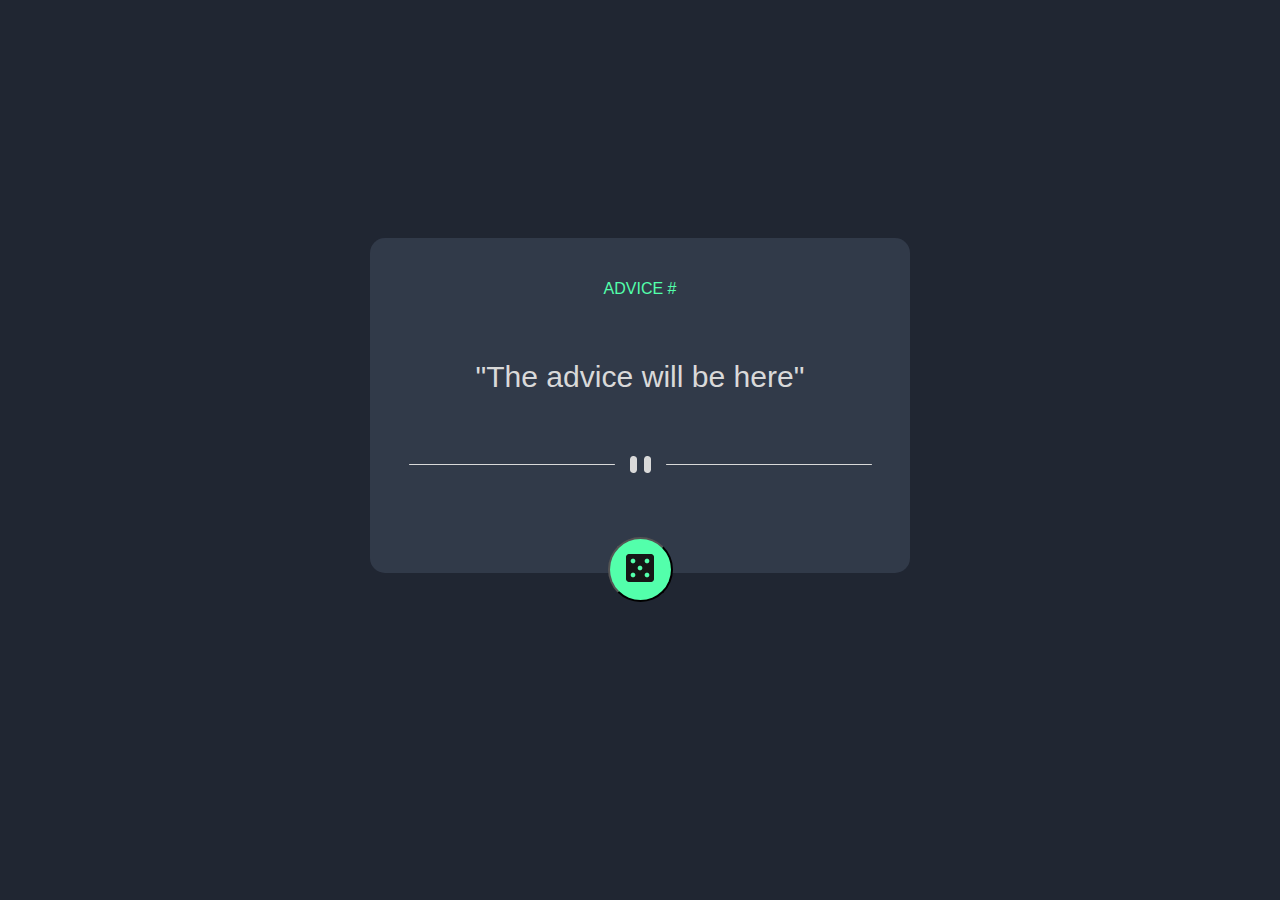
<file: Sprint 12 - JS - Advice Slip/index.html>
<!DOCTYPE html>
<html lang="en">
<head>
    <meta charset="UTF-8">
    <meta name="viewport" content="width=device-width, initial-scale=1.0">
    <link rel="stylesheet" href="style.css">
    <title>Advice Slip</title>
</head>
<body>
    <div class="block-center">
        <p id="advice-id">ADVICE #</p>
        <p id="advice-text">"The advice will be here"</p>
        <div>
            <img src="./assets/line.png" alt="line with quotation marks">
        </div>
        <button id="dice-button"><img class="dice-img" src="./assets/dice.png" alt="dice picture"></button>
    </div>

    <script src="script.js"></script>
</body>
</html>
</file>
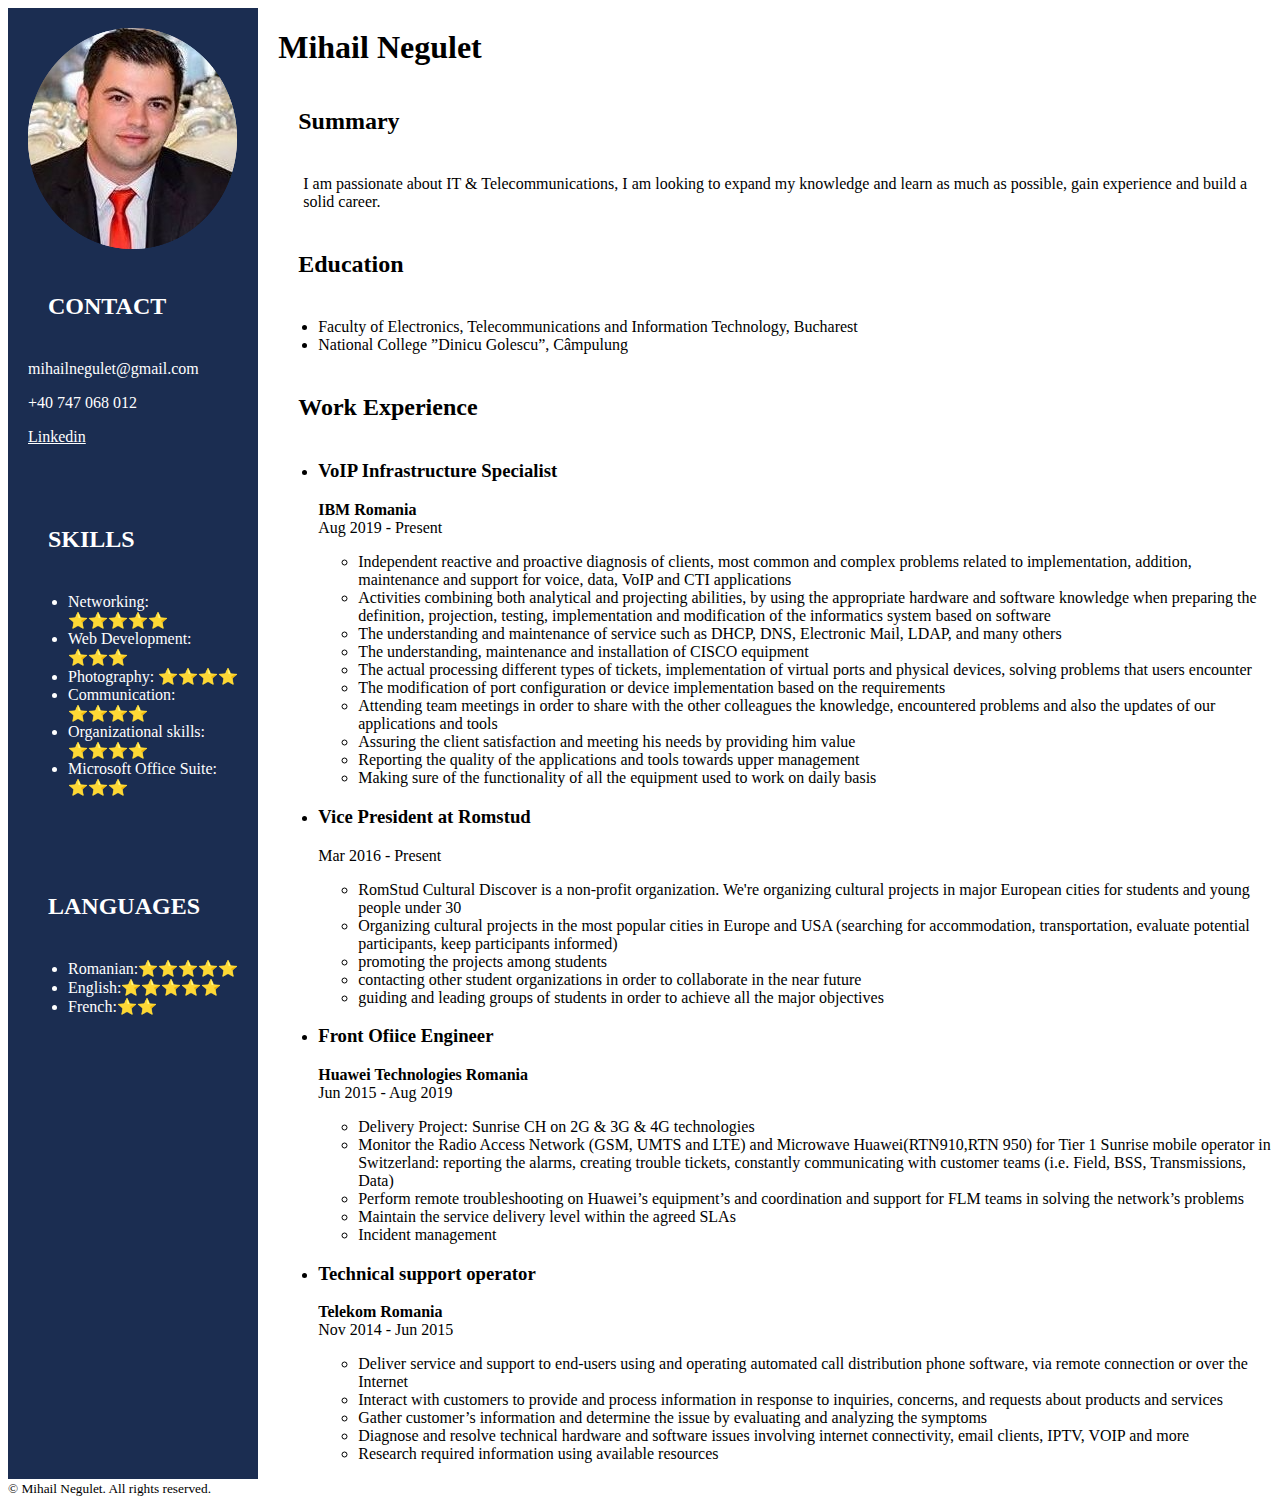
<file: Sprint 2-CV with style/index.html>
<!DOCTYPE html>
<html lang="en">

<head>
  <meta charset="UTF-8" />
  <link rel="stylesheet" href="./style.css" />

  <title>My Resume</title>
</head>

<body>
    <div class="first">
        <div class="left-info">
            <div class="contact-info">
                <img src="./picture/profile.png" alt="My profile picture">
                <h2>CONTACT</h2>
                <p>mihailnegulet@gmail.com</p>
                <p>+40 747 068 012</p>
                <a class="link-color" href="https://www.linkedin.com/in/negulet-mihail-31835983/">Linkedin</a>
            </div>

            <div class="contact-info">
                <h2>SKILLS</h2>  
                <ul>
                <li>Networking: ⭐️⭐️⭐️⭐️⭐️</li>
                <li>Web Development: ⭐️⭐️⭐️</li>
                <li>Photography: ⭐️⭐️⭐️⭐️</li>
                <li>Communication: ⭐️⭐️⭐️⭐️</li>
                <li>Organizational skills: ⭐️⭐️⭐️⭐️</li>
                <li>Microsoft Office Suite: ⭐️⭐️⭐️</li>
                </ul>
            </div>

            <div class="contact-info">
                <h2>LANGUAGES</h2>
                <ul>
                <li>Romanian:⭐️⭐️⭐️⭐️⭐️</li>
                <li>English:⭐️⭐️⭐️⭐️⭐️</li>
                <li>French:⭐️⭐️</li>
                </ul>
            </div>
        </div>

        <div class="right-info">
            <div>
                <h1>Mihail Negulet</h1>
                <h2>Summary</h2>
                <p class="description">I am passionate about IT & Telecommunications, I am looking to expand my knowledge and learn as much as
                possible, gain experience and build a solid career.</p>
            </div>

            <div>
                <h2>Education</h2>
                <ul>
                <li>Faculty of Electronics, Telecommunications and Information Technology, Bucharest </li>
                <li>National College ”Dinicu Golescu”, Câmpulung</li>
                </ul>
            </div>

            <div>
                <h2>Work Experience</h2>
                <ul>
                <li>
                    <h3>VoIP Infrastructure Specialist</h3>
                </li>
                <p><strong>IBM Romania</strong> <br />
                    Aug 2019 - Present</p>
                <ul>
                    <li>Independent reactive and proactive diagnosis of clients, most common and complex problems related to
                    implementation, addition, maintenance and support for voice, data, VoIP and CTI applications</li>
                    <li>Activities combining both analytical and projecting abilities, by using the appropriate hardware and
                    software
                    knowledge when preparing the definition, projection, testing, implementation and modification of the
                    informatics
                    system based on software</li>
                    <li>The understanding and maintenance of service such as DHCP, DNS, Electronic Mail, LDAP, and many others
                    </li>
                    <li>The understanding, maintenance and installation of CISCO equipment</li>
                    <li>The actual processing different types of tickets, implementation of virtual ports and physical devices,
                    solving problems that users encounter</li>
                    <li>The modification of port configuration or device implementation based on the requirements</li>
                    <li>Attending team meetings in order to share with the other colleagues the knowledge, encountered problems
                    and
                    also the updates of our applications and tools</li>
                    <li>Assuring the client satisfaction and meeting his needs by providing him value</li>
                    <li>Reporting the quality of the applications and tools towards upper management</li>
                    <li>Making sure of the functionality of all the equipment used to work on daily basis</li>
                </ul>

                <li>
                    <h3>Vice President at Romstud</h3>
                </li>
                <p>Mar 2016 - Present</p>
                <ul>
                    <li>RomStud Cultural Discover is a non-profit organization. We're organizing cultural projects in major
                    European
                    cities for students and young people under 30</li>
                    <li>Organizing cultural projects in the most popular cities in Europe and USA (searching for accommodation,
                    transportation, evaluate potential participants, keep participants informed)</li>
                    <li>promoting the projects among students</li>
                    <li>contacting other student organizations in order to collaborate in the near future</li>
                    <li>guiding and leading groups of students in order to achieve all the major objectives</li>
                </ul>

                <li>
                    <h3>Front Ofiice Engineer</h3>
                </li>
                <p><strong>Huawei Technologies Romania</strong> <br />
                    Jun 2015 - Aug 2019</p>
                <ul>
                    <li>Delivery Project: Sunrise CH on 2G & 3G & 4G technologies</li>
                    <li>Monitor the Radio Access Network (GSM, UMTS and LTE) and Microwave Huawei(RTN910,RTN 950) for Tier 1
                    Sunrise
                    mobile operator in Switzerland: reporting the alarms, creating trouble tickets, constantly communicating
                    with
                    customer teams (i.e. Field, BSS, Transmissions, Data)</li>
                    <li>Perform remote troubleshooting on Huawei’s equipment’s and coordination and support for FLM teams in
                    solving
                    the network’s problems</li>
                    <li>Maintain the service delivery level within the agreed SLAs</li>
                    <li>Incident management</li>
                </ul>

                <li>
                    <h3>Technical support operator</h3>
                </li>
                <p><strong>Telekom Romania</strong> <br />
                    Nov 2014 - Jun 2015</p>
                <ul>
                    <li>Deliver service and support to end-users using and operating automated call distribution phone software,
                    via
                    remote connection or over the Internet</li>
                    <li>Interact with customers to provide and process information in response to inquiries, concerns, and
                    requests
                    about products and services</li>
                    <li>Gather customer’s information and determine the issue by evaluating and analyzing the symptoms</li>
                    <li>Diagnose and resolve technical hardware and software issues involving internet connectivity, email
                    clients,
                    IPTV, VOIP and more</li>
                    <li>Research required information using available resources</li>
                </ul>
                </ul>
            </div>
        </div>
    </div>
    <footer><small>© Mihail Negulet. All rights reserved.</small></footer>
</body>

</html>
</file>
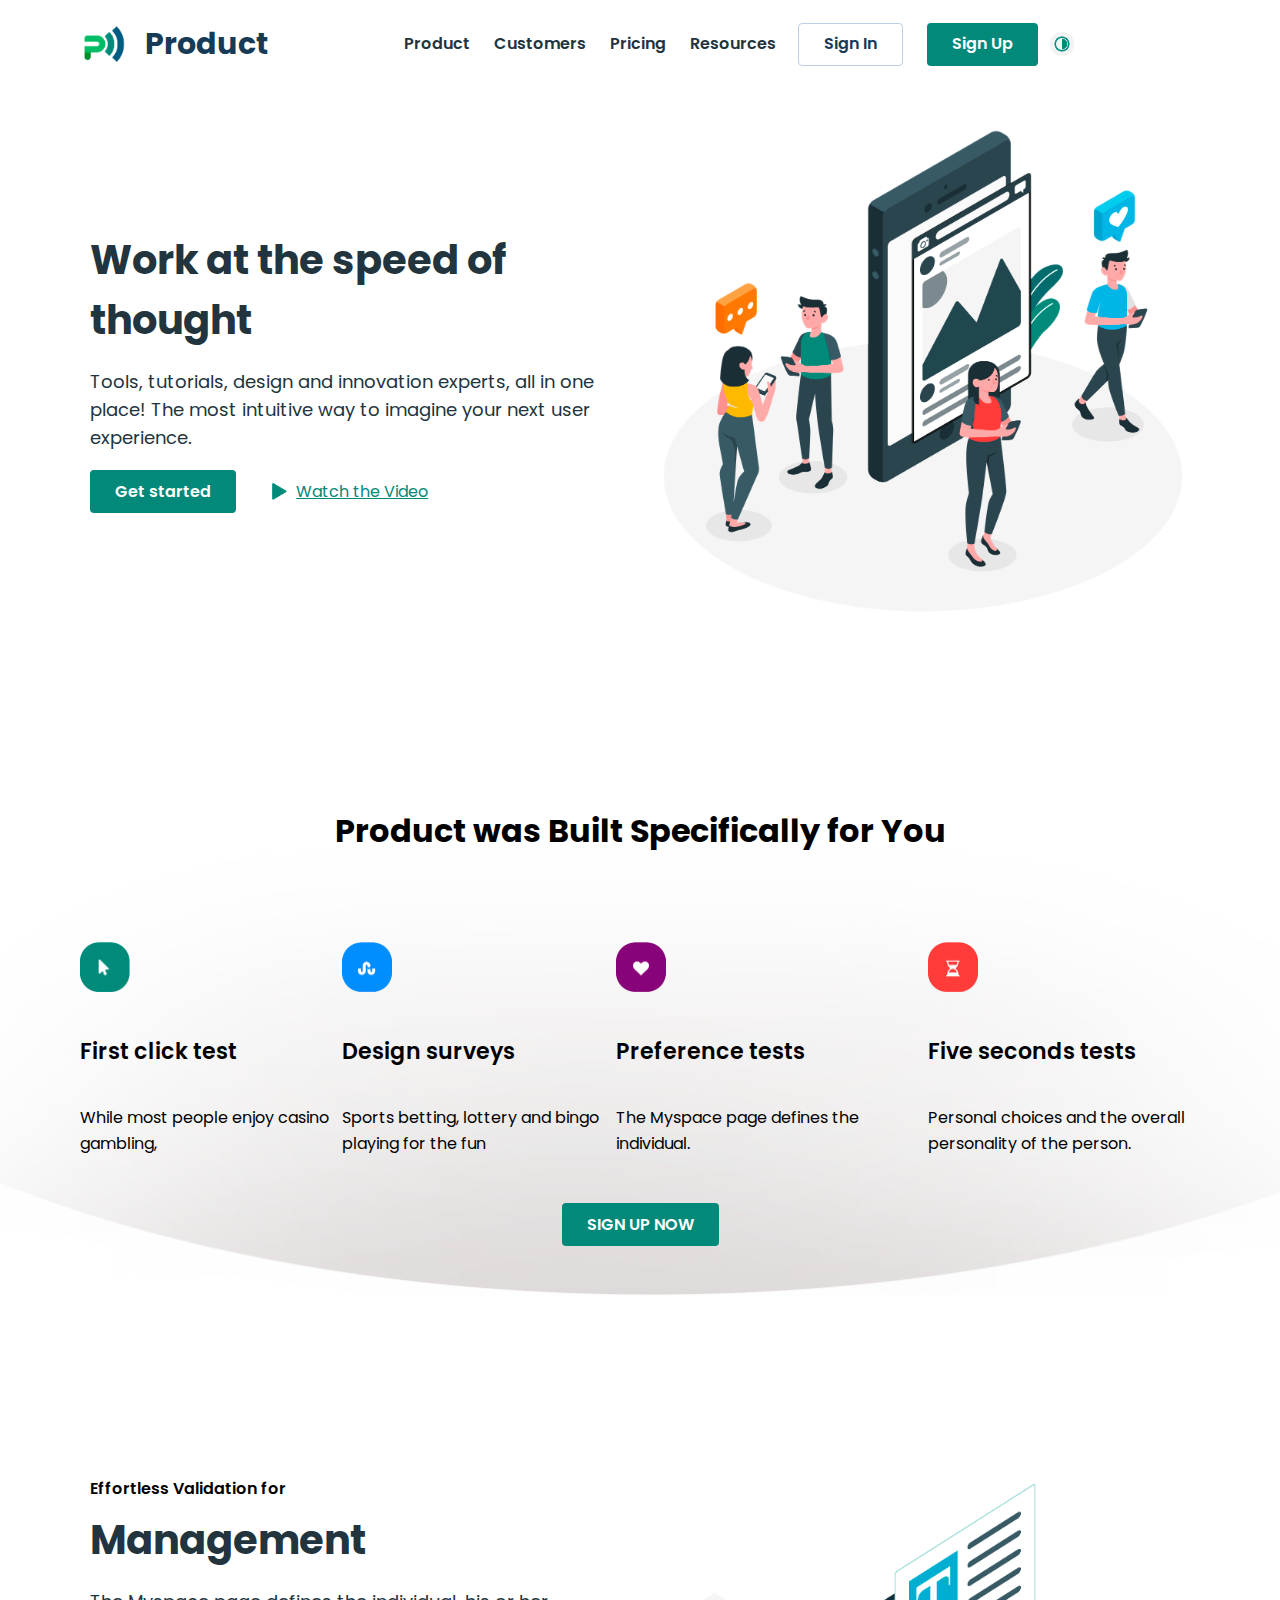
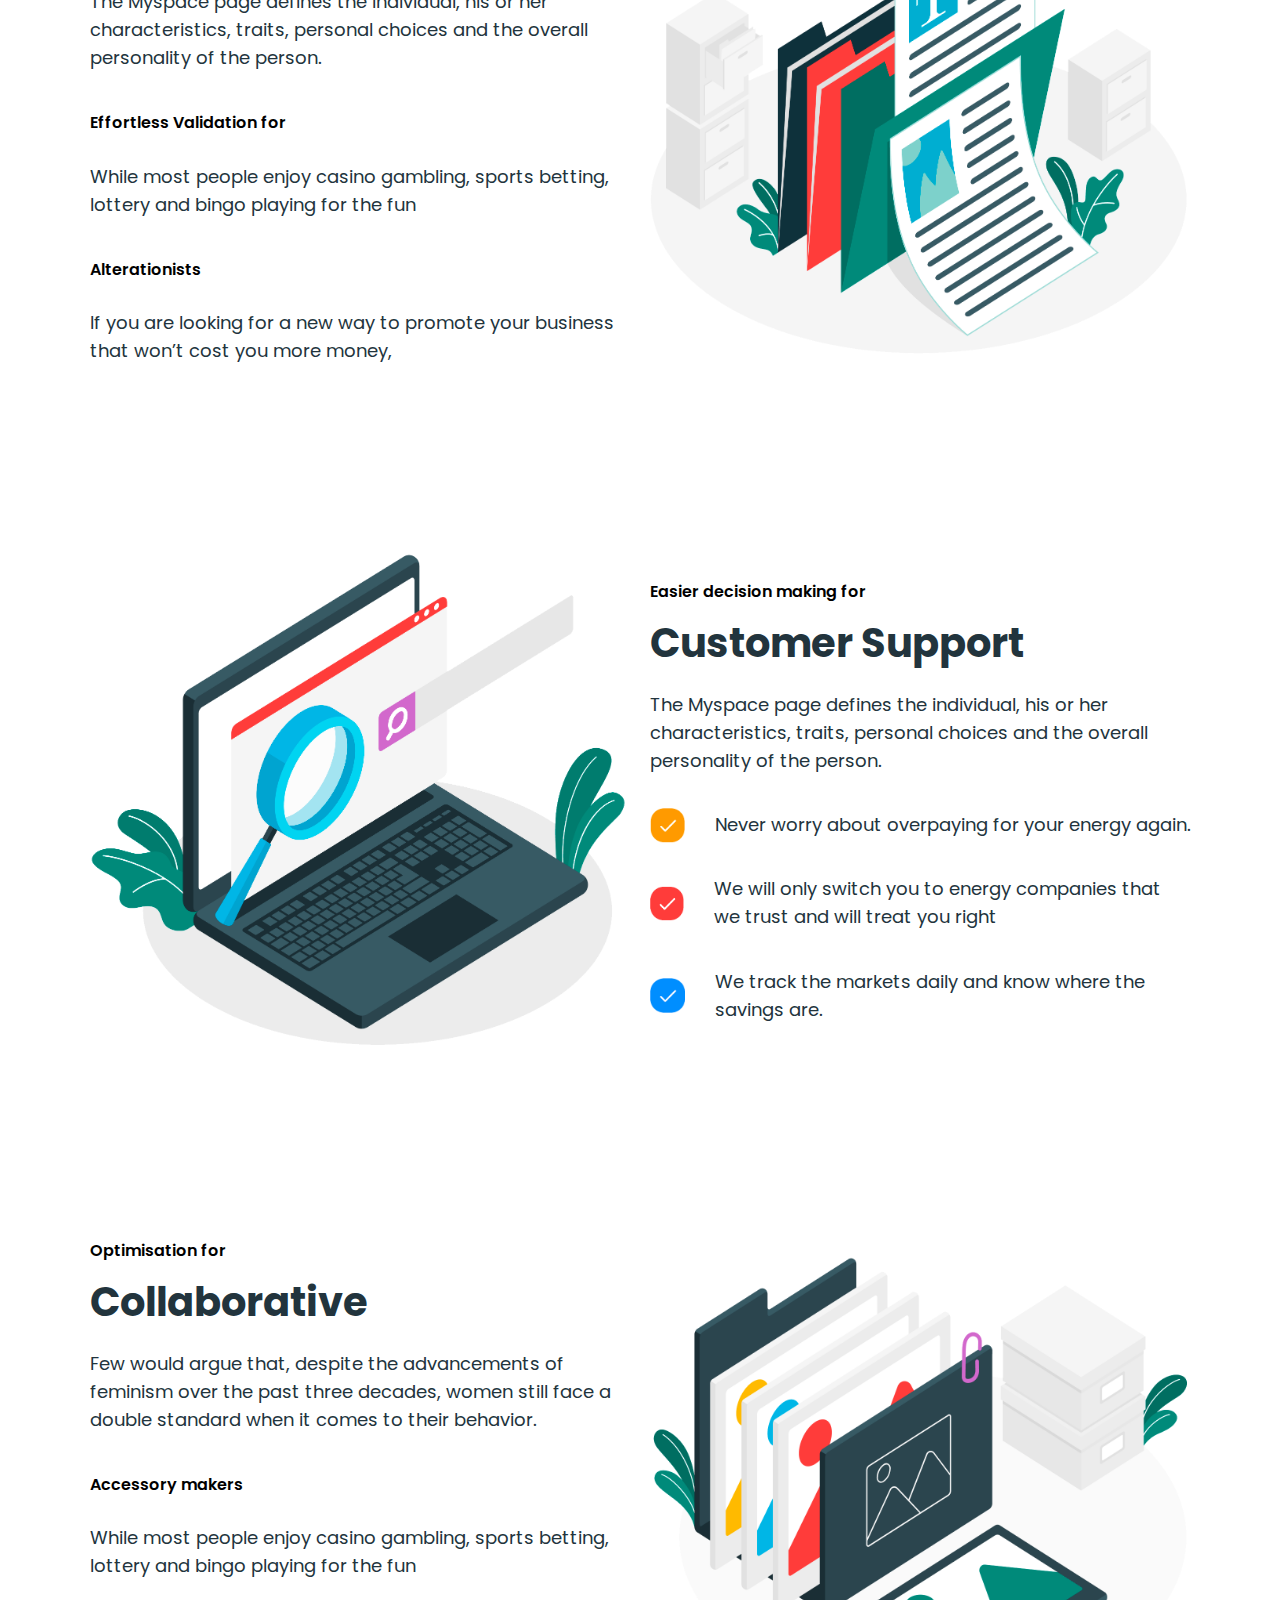
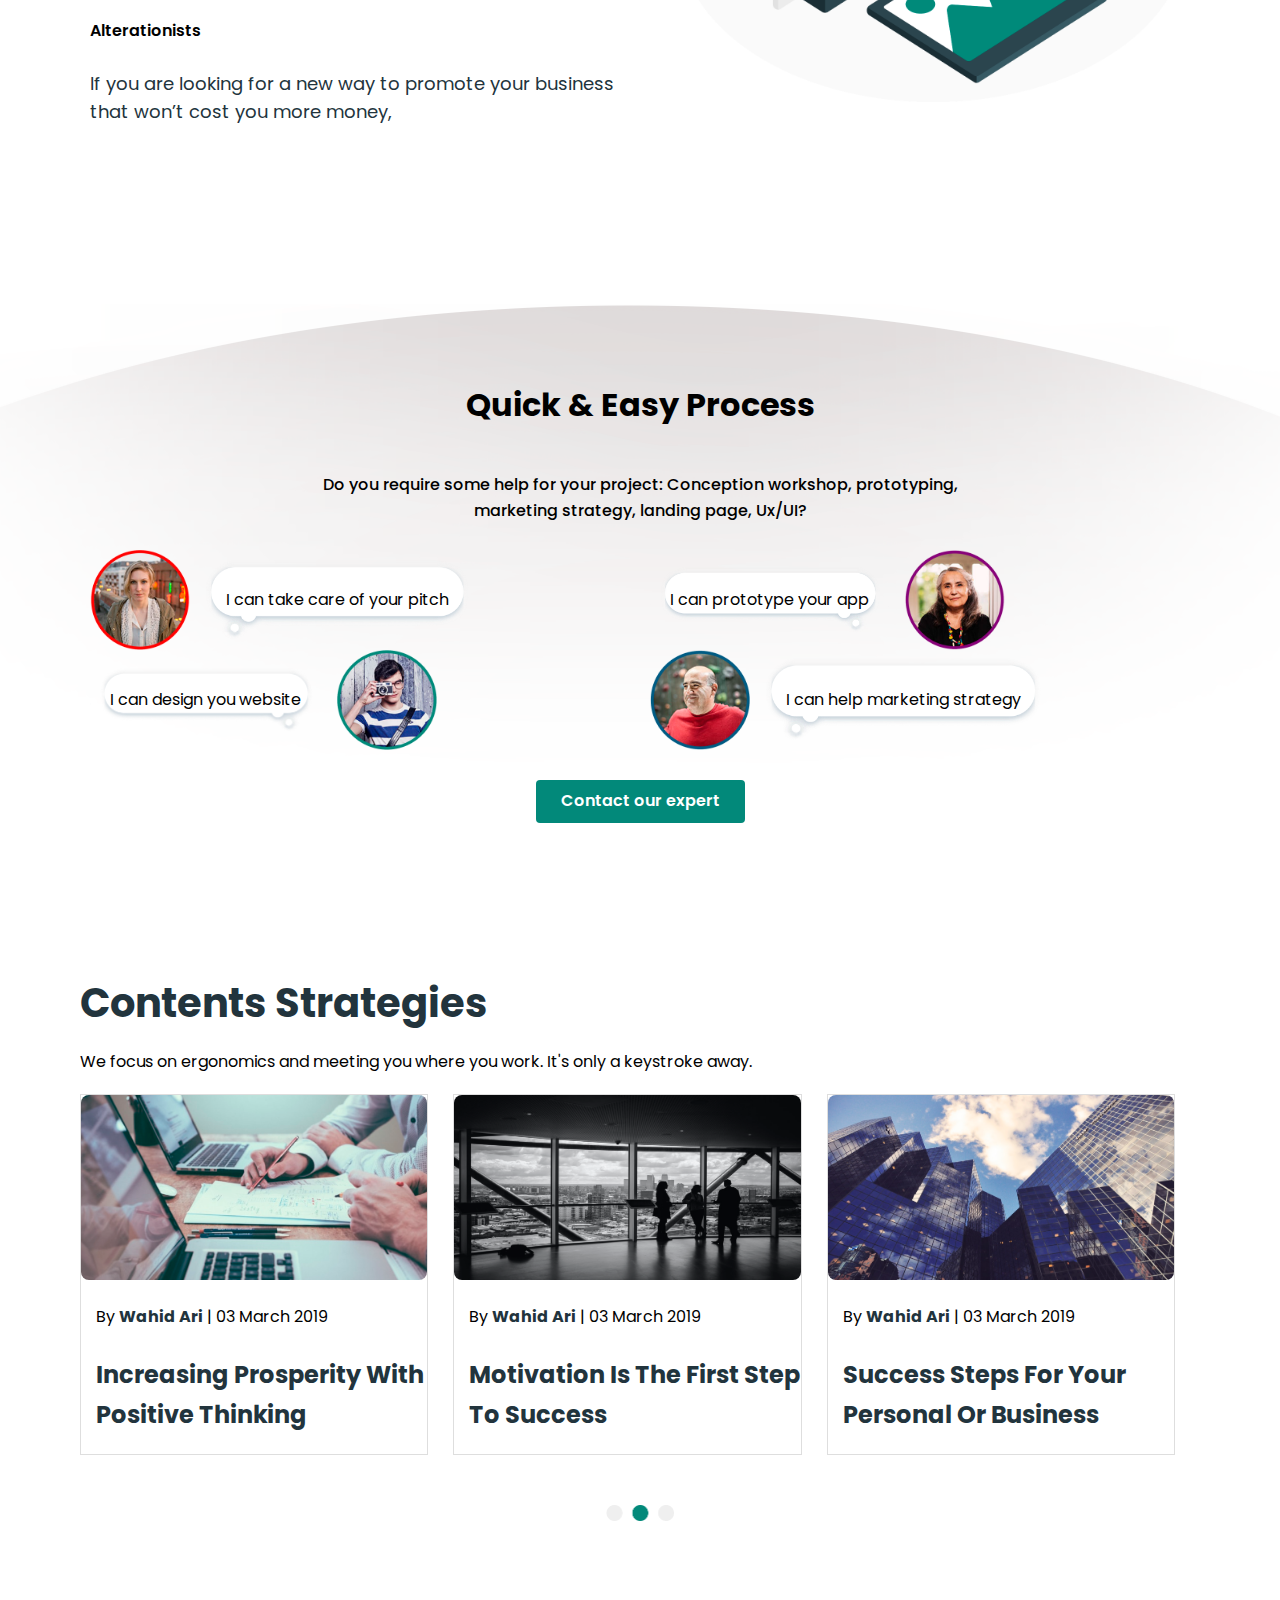
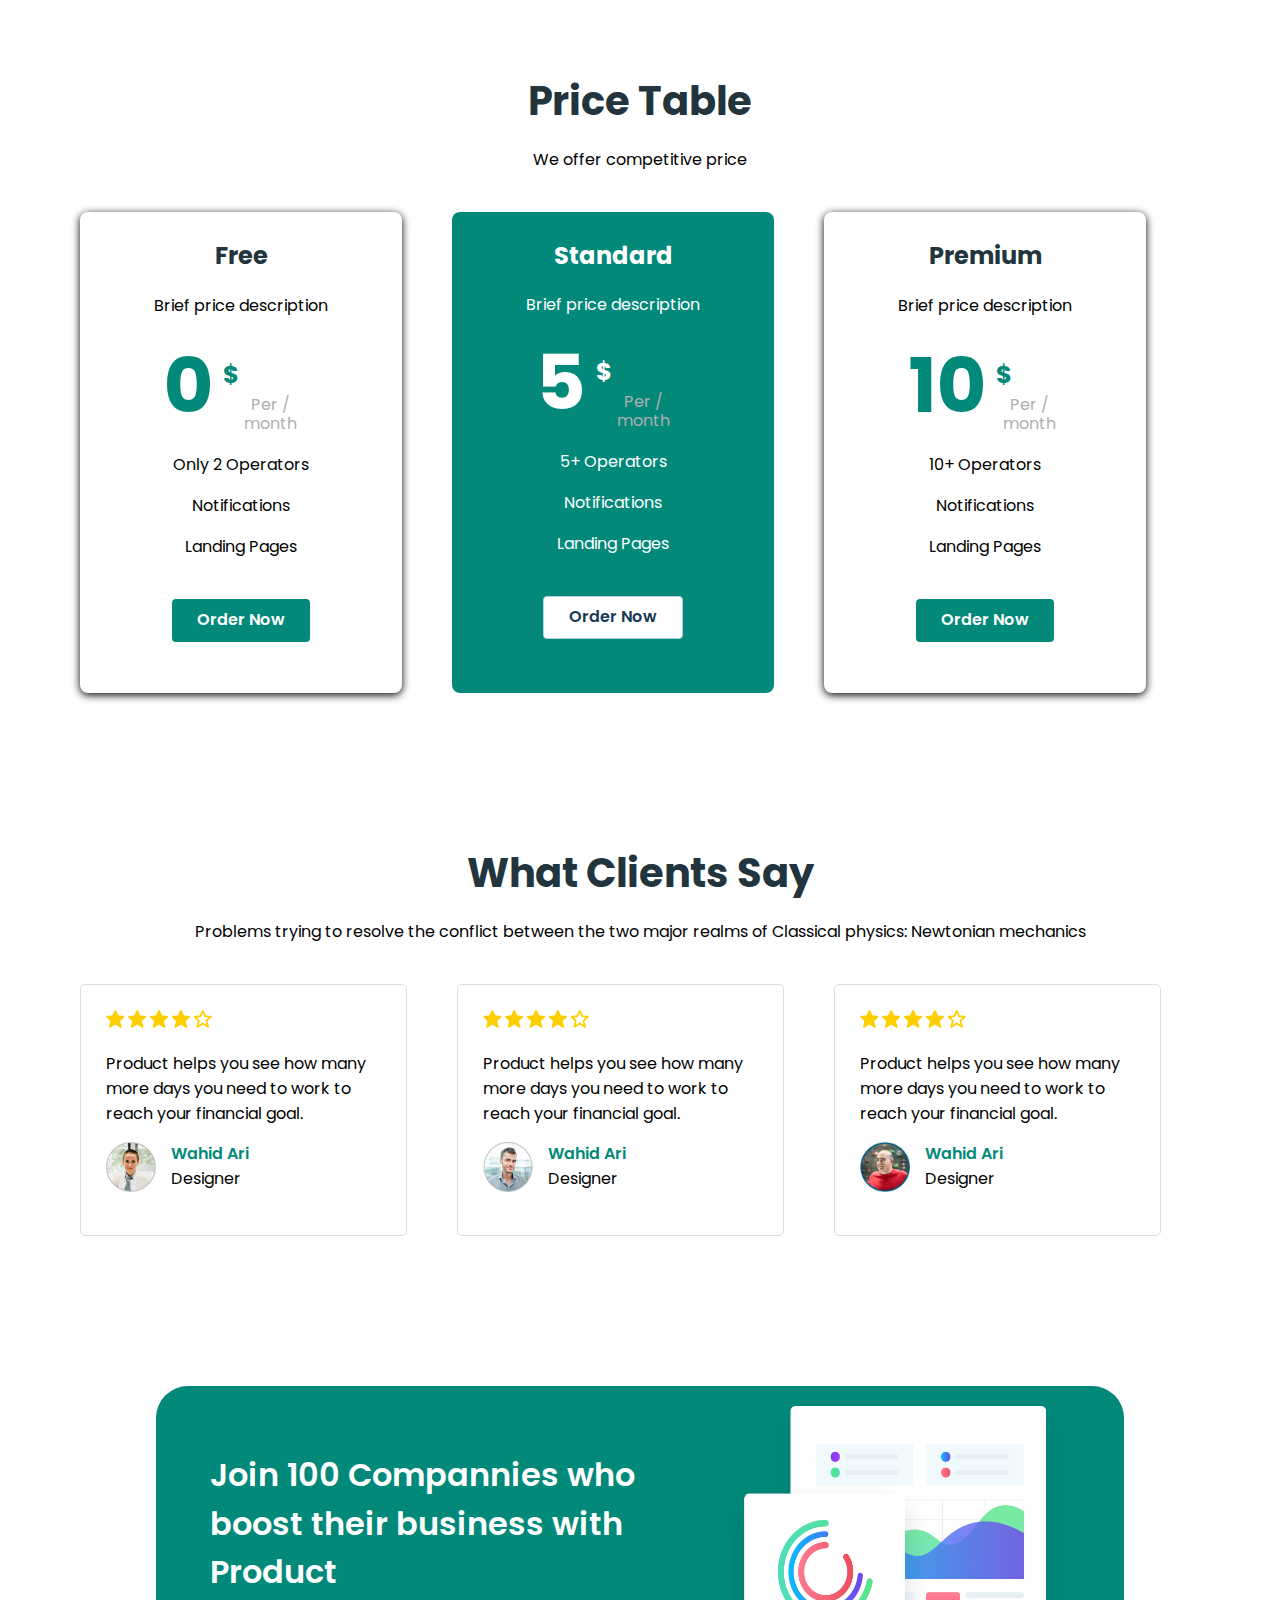
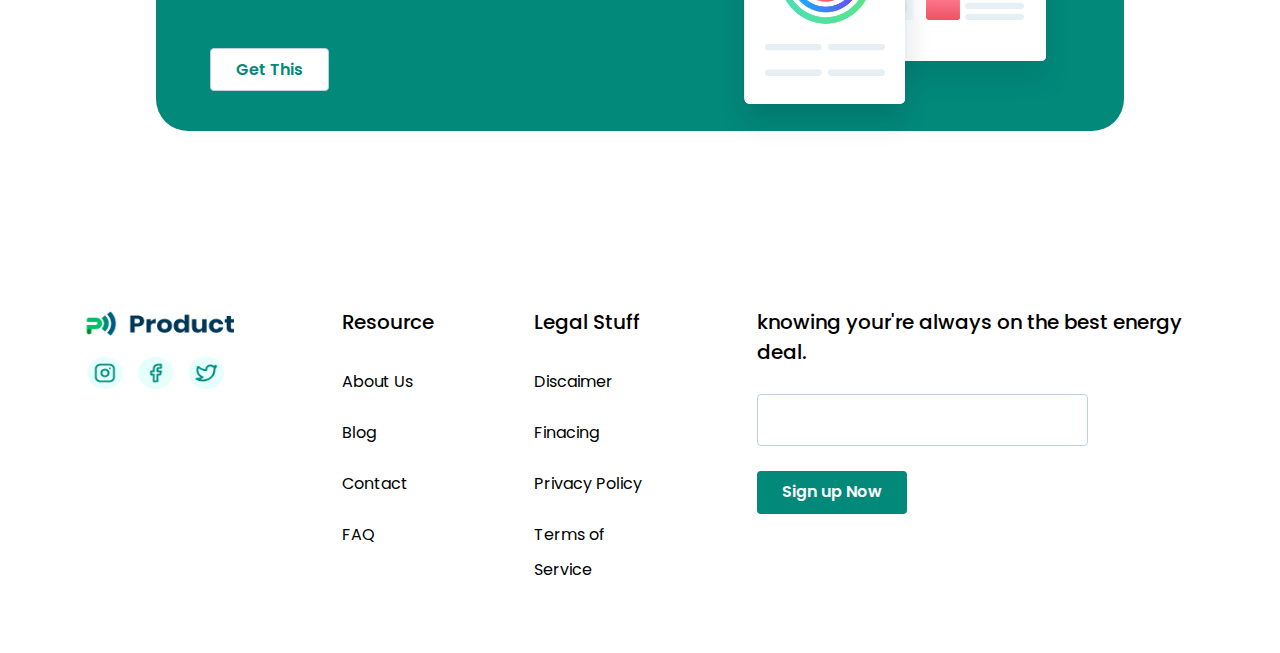
<file: Sprint 4 - Landing Page/index.html>
<!DOCTYPE html>
<html lang="en">
    <head>
        <meta charset="UTF-8" />
        <meta name="viewport" content="width=device-width, initial-scale=1.0" />
        <link rel="preconnect" href="https://fonts.googleapis.com" />
        <link rel="preconnect" href="https://fonts.gstatic.com" crossorigin />
        <link
            href="https://fonts.googleapis.com/css2?family=Poppins:ital,wght@0,100;0,200;0,300;0,400;0,500;0,600;0,700;0,800;0,900;1,100;1,200;1,300;1,400;1,500;1,600;1,700;1,800;1,900&display=swap"
            rel="stylesheet"
        />
        <link rel="stylesheet" href="style.css" />
        <title>My Product</title>
    </head>
    <body>
        <!-- Section 1 -->
        <nav class="nav row">
            <input type="checkbox" id="menu-colapse" />

            <div class="content-container row nav-bar-wrapper">
                <div class="app-logo-container row row-centered">
                    <img id="app-logo" src="images/logo P.png" alt="Logo" />
                    <h3 id="app-title">Product</h3>
                </div>

                <div class="row row-centered nav-bar-buttons-container">
                    <div class="nav-links-container row-centered">
                        <a href="">Product</a>
                        <a href="">Customers</a>
                        <a href="">Pricing</a>
                        <a href="">Resources</a>
                    </div>

                    <div class="row row-centered action-buttons-wrapper">
                        <button class="primary-button button-outlined buttons-nav">Sign In</button>
                        <button class="primary-button buttons-nav">Sign Up</button>
                        <button class="switch-theme-button">
                            <img
                                id="switch-theme-icon"
                                src="images/switch-dark-mode.png"
                                alt=""
                            />
                        </button>
                    </div>
                </div>

                <div class="row row-centered">
                    <label for="menu-colapse">
                        <img id="menu-icon" src="./images/menu.png" />
                    </label>
                </div>
            </div>
        </nav>

        <!-- Section 2 -->
        <div class="row content-container section-2-col">
            <div class="content-left-col section-2-col-item">
                <h1 class="main-header">Work at the speed of thought</h1>
                <p class="subtitle">
                    Tools, tutorials, design and innovation experts, all in one
                    place! The most intuitive way to imagine your next user
                    experience.
                </p>
                <div class="row row-centered">
                    <button class="primary-button">Get started</button>
                    <button class="button-link button-link-margin">
                        <img id="play-icon" src="images/green-play.png" />
                        <span>Watch the Video</span>
                    </button>
                </div>
            </div>

            <div class="content-right-col section-2-col-item">
                <img class="first-section-right-col" src="./images/first-section-image.png" />
            </div>
        </div>

        <!-- Section 3 -->
        <div class="section-background">
            <div class="content-container section-3-row">
                <h2>Product was Built Specifically for You</h2>
                <div class="section-row-4-cols">
                    <div class="section-row-4-cols-item-1">
                        <img class="section-3-icon" src="./images/second-section-1.png" alt="arrow image">
                        <h5>First click test</h5>
                        <p>While most people enjoy casino gambling,</p>
                    </div>
                    <div class="section-row-4-cols-item-2">
                        <img class="section-3-icon" src="./images/second-section-2.png" alt="design image">
                        <h5>Design surveys</h5>
                        <p>Sports betting, lottery and bingo playing for the fun</p>
                    </div>
                    <div class="section-row-4-cols-item-3">
                        <img class="section-3-icon" src="./images/second-section-3.png" alt="heart image">
                        <h5>Preference tests</h5>
                        <p>The Myspace page defines the individual.</p>
                    </div>
                    <div class="section-row-4-cols-item-4">
                        <img class="section-3-icon" src="./images/second-section-4.png" alt="hourglass image">
                        <h5>Five seconds tests</h5>
                        <p>Personal choices and the overall personality of the person.</p>
                    </div>
                </div>
                <button class="primary-button buttons-nav">SIGN UP NOW</button>
            </div>
        </div>
        
        <!-- Section 4 -->
        <div class="row content-container section-2-col">
            <div class="content-left-col section-2-col-item section-4-col-item">
                <h5>Effortless Validation for</h5>
                <h2 class="main-header">Management</h2>
                <p class="subtitle">The Myspace page defines the individual, his or her characteristics, traits, personal choices and the overall personality of the person.</p>
                
                <h5>Effortless Validation for</h5>
                <p class="subtitle">While most people enjoy casino gambling, sports betting, lottery and bingo playing for the fun</p>
                
                <h5>Alterationists</h5>
                <p class="subtitle">If you are looking for a new way to promote your business that won’t cost you more money,</p>
            </div>

            <div class="content-right-col section-2-col-item">
                <img class="first-section-right-col" src="./images/folders-image.png" />
            </div>
        </div>

        <!-- Section 5 -->
        <div class="row content-container section-2-col section-5-col-item">
            <div class="content-right-col section-2-col-item">
                <img class="first-section-right-col" src="./images/laptop-image.png" />
            </div>
            
            <div class="content-left-col section-2-col-item section-4-col-item">
                <h5>Easier decision making for</h5>
                <h2 class="main-header">Customer Support</h2>
                <p class="subtitle">The Myspace page defines the individual, his or her characteristics, traits, personal choices and the overall personality of the person.</p>
                <div class="row row-centered">
                    <img class="icon-check" src="./images/orange-checkbox.png" alt="orange checkbox">
                    <p class="subtitle">Never worry about overpaying for your energy again.</p>
                </div>

                <div class="row row-centered">
                    <img class="icon-check" src="./images/red-checkbox.png" alt="red checkbox">
                    <p class="subtitle">We will only switch you to energy companies that we trust and will treat you right</p>
                </div>
                <div class="row row-centered">
                    <img class="icon-check" src="./images/blue-checkbox.png" alt="blue checkbox">
                    <p class="subtitle">We track the markets daily and know where the savings are.</p>
                </div>
            </div>
        </div>

        <!-- Section 6 -->
        <div class="row content-container section-2-col">
            <div class="content-left-col section-2-col-item section-4-col-item">
                <h5>Optimisation for</h5>
                <h2 class="main-header">Collaborative</h2>
                <p class="subtitle">Few would argue that, despite the advancements of feminism over the past three decades, women still face a double standard when it comes to their behavior.</p>
                
                <h5>Accessory makers</h5>
                <p class="subtitle">While most people enjoy casino gambling, sports betting, lottery and bingo playing for the fun</p>
                
                <h5>Alterationists</h5>
                <p class="subtitle">If you are looking for a new way to promote your business that won’t cost you more money,</p>
            </div>

            <div class="content-right-col section-2-col-item">
                <img class="first-section-right-col" src="./images/tablets.png" />
            </div>
        </div>

        <!-- Section 7 -->
        <div class="section-background-reverse">
            <div class="content-container section-3-row">
                <h2>Quick & Easy Process</h2>
                <p>Do you require some help for your project: Conception workshop,
                    prototyping, marketing strategy, landing page, Ux/UI?</p>
                <div class="row chat-box-container">
                    <div class="content-left-col section-2-col-item">                  
                            <div class="row row-centered chat-box-wrappeer-left">
                                <img class="avatar-icon" src="./images/person1.png" alt="first person">
                                <div class="chat-box chat-box-left">
                                    <p>I can take care of your pitch</p>
                                </div>
                            </div>

                            <div class="row row-centered chat-box-wrappeer-right">
                                <img class="avatar-icon" src="./images/person2.png" alt="second person">
                                <div class="chat-box chat-box-right">
                                    <p>I can design you website</p>
                                </div>
                            </div>                  
                    </div>

                    <div class="content-left-col section-2-col-item">                  
                        <div class="row row-centered chat-box-wrappeer-right">
                            <img class="avatar-icon" src="./images/person4.png" alt="first person">
                            <div class="chat-box chat-box-right">
                                <p>I can prototype your app</p>
                            </div>
                        </div>

                        <div class="row row-centered">
                            <img class="avatar-icon" src="./images/person3.png" alt="second person">
                            <div class="chat-box chat-box-left">
                                <p>I can help marketing strategy</p>
                            </div>
                        </div>       
                    </div>
                </div>
                <button class="primary-button buttons-nav margin-top-20">Contact our expert</button>
            </div>
        </div>

        <!-- Section 8 -->
        <div class="content-container">
            <h2 class="main-header">Contents Strategies</h2>
            <p>We focus on ergonomics and meeting you where you work. It's only a keystroke away.</p>
            <div class="row chat-box-container margin-top-20">
                <div class="section-8-boxes">
                    <img class="section-8-image" src="./images/office.png" alt="office picture">
                    <div class="box-section-8">
                        <p>By <span class="box-span">Wahid Ari</span> |  03 March 2019</p>
                        <h3>Increasing Prosperity With Positive Thinking</h3>
                    </div>
                </div>
                
                <div class="section-8-boxes">
                    <img class="section-8-image" src="./images/office2.png" alt="office picture">
                    <div class="box-section-8">
                        <p>By <span class="box-span">Wahid Ari</span> |  03 March 2019</p>
                        <h3>Motivation Is The First Step To Success</h3>
                    </div>
                </div>

                <div class="section-8-boxes">
                    <img class="section-8-image" src="./images/office3.png" alt="office picture">
                    <div class="box-section-8">
                        <p>By <span class="box-span">Wahid Ari</span> |  03 March 2019</p>
                        <h3>Success Steps For Your Personal Or Business</h3>
                    </div>
                </div>
            </div>
            <img id="tree-dots" src="./images/carosolt.png" alt="tree dots">
        </div>

        <!-- Section 9 -->
        <div class="content-container section-9-text">
            <h2 class="main-header">Price Table</h2>
            <p class="margin-bottom-40">We offer competitive price</p>
            <div class="row chat-box-container">
                <div class="box-section-8 price-card">
                    <h3>Free</h3>
                    <p>Brief price description</p>
                    <div class="price-per-month">
                        <p>0</p>
                        <div>
                            <p class="money-simbol-green">$</p>
                            <p class="per-month">Per / month</p>
                        </div>   
                    </div>
                    <div class="price-info">
                        <p>Only 2 Operators</p>
                        <p>Notifications</p>
                        <p>Landing Pages</p>
                    </div>
                    <button class="primary-button">Order Now</button>
                </div>
                
                <div class=" price-card price-card-green money-simbol-white">
                    <h3 class="h3-price-card">Standard</h3>
                    <p>Brief price description</p>
                    <div class="price-per-month">
                        <p class="money-simbol-white">5</p>
                        <div>
                            <p class="money-simbol-green money-simbol-white">$</p>
                            <p class="per-month">Per / month</p>
                        </div>   
                    </div>
                    <div class="price-info">
                        <p>5+ Operators</p>
                        <p>Notifications</p>
                        <p>Landing Pages</p>
                    </div>
                    <button class="primary-button button-outlined">Order Now</button>
                </div>

                <div class="box-section-8 price-card margin-right-0">
                    <h3>Premium</h3>
                    <p>Brief price description</p>
                    <div class="price-per-month">
                        <p>10</p>
                        <div>
                            <p class="money-simbol-green">$</p>
                            <p class="per-month">Per / month</p>
                        </div>   
                    </div>
                    <div class="price-info">
                        <p>10+ Operators</p>
                        <p>Notifications</p>
                        <p>Landing Pages</p>
                    </div>
                    <button class="primary-button">Order Now</button>
                </div>
            </div>
        </div>

        <!-- Section 10 -->
        <div class="content-container section-9-text">
            <h2 class="main-header">What Clients Say</h2>
            <p class="margin-bottom-40">Problems trying to resolve the conflict between 
                the two major realms of Classical physics: Newtonian mechanics </p>
            <div class="row chat-box-container">
                <div class="box-section-10 margin-right-25">
                    <img src="./images/yellow-stars.png" alt="yellow stars">
                    <p>Product helps you see how many 
                        more days you need to work to 
                        reach your financial goal.</p>
                    <div class="client-info">
                        <img class="card-small-img" src="./images/person5.png" alt="person 5">
                        <div>
                            <p class="name-title margin-top-0 margin-bottom-0">Wahid Ari</p>
                            <p class="margin-top-0">Designer</p>
                        </div>   
                    </div>
                </div>
                
                <div class="box-section-10 margin-left-25 margin-right-25">
                    <img src="./images/yellow-stars.png" alt="yellow stars">
                    <p>Product helps you see how many 
                        more days you need to work to 
                        reach your financial goal.</p>
                    <div class="client-info">
                        <img class="card-small-img" src="./images/person6.png" alt="person 5">
                        <div>
                            <p class="name-title margin-top-0 margin-bottom-0">Wahid Ari</p>
                            <p class="margin-top-0">Designer</p>
                        </div>   
                    </div>
                </div>

                <div class="box-section-10 margin-left-25">
                    <img src="./images/yellow-stars.png" alt="yellow stars">
                    <p>Product helps you see how many 
                        more days you need to work to 
                        reach your financial goal.</p>
                    <div class="client-info">
                        <img class="card-small-img" src="./images/person3.png" alt="person 5">
                        <div>
                            <p class="name-title margin-top-0 margin-bottom-0">Wahid Ari</p>
                            <p class="margin-top-0">Designer</p>
                        </div>   
                    </div>
                </div>
            </div>
        </div>

        <!-- Section 11 -->
        <div class="content-container row section-11-card">
            <div class="section-11-text">
                <h2 >Join 100 Compannies who boost their business with Product</h2>
                <button class="primary-button button-outlined">Get This</button>
            </div>
            <img class="img-section-11" src="./images/docs.png" alt="grafic images">
        </div>

        <!-- Section 12 -->
        <footer class="content-container row" id="footer-id">
            <div class="footer-column margin-right-50">
                <img class="logo-footer" src="./images/logo-footer.png" alt="logo footer">
            </div>
            <div class="footer-column margin-right-50 margin-left-50">
                <h4>Resource</h4>
                <p>About Us</p>
                <p>Blog</p>
                <p>Contact</p>
                <p>FAQ</p>
            </div>
            <div class="footer-column margin-right-50 margin-left-50">
                <h4>Legal Stuff</h4>
                <p>Discaimer</p>
                <p>Finacing</p>
                <p>Privacy Policy</p>
                <p>Terms of Service</p>
            </div>
            <div class="footer-columnt margin-left-50">
                <h4>knowing your're always on the best energy deal.</h4>
                <input type="text">
                <br>
                <button class="primary-button">Sign up Now</button>             
            </div>
        </footer>
    </body>
</html>
</file>
<file: Sprint 12 - JS - Advice Slip/style.css>
body {
    background-color: #202632;
    width: 100%;
    height: 810px;
    display: flex;
    justify-content: center;
    align-items: center;
    text-align: center;
    font-family: Arial, Helvetica, sans-serif;
    font-weight: 400;
    margin: 0;
}

.block-center {
    width: 540px;
    height: 335px;
    background-color:#313A49;
    border-radius: 15px;
    display: flex;
    flex-direction: column;
    align-items: center;
    justify-content: space-between;
}

#advice-id {
    font-size: 1em;
    line-height: 19px;
    color: #53FFAB;
    padding-top: 25px;
    margin-bottom: 0;

}
#advice-id:hover {
    text-decoration: underline;
}

#advice-text {
    font-size: 1.88em;
    line-height: 37.8px;
    color: #D9D9D9;
    align-content: center;
    padding: 0 15px;
    margin: 0;

}
#advice-text:hover {
    text-decoration: underline;
}

#dice-button {
    width: 65px;
    height: 65px;
    background-color: #53FFAB;
    border-radius: 50%;
    margin-bottom: -30px;
}

#dice-button:hover {
    border:2px solid rgb(75, 60, 250);
}
.dice-img:hover {
    border:2px solid rgb(75, 60, 250);
    border-radius: 5px;

}

@media screen and (max-width: 600px) {
    
    .block-center {
        width: 396px;
        height: 361px;
        margin: 0 25px;
    }

    .block-center > div > img {
        width: 337px;
        height: 17px;
    }

}
</file>
<file: Sprint 2-CV with style/style.css>
.first{ 
    display: flex;  
}
    
    
    .left-info{
        background-color: rgb(27, 45, 81);
        color: white;
    }
    
    .contact-info{
        padding: 20px;

    }
    
    h2{
       padding: 20px;
    
    }
    
    .link-color{
        color: white;
    }

    .right-info{
        padding-left: 20px;
        text-align: left;
    }
    .description{
        padding-left: 25px;
    }
</file>
<file: Sprint 4 - Landing Page/style.css>
* {
    font-family: Poppins, sans-serif;
    font-style: normal;
    text-decoration: none;
    font-weight: normal;
}

.nav {
    justify-content: center;
    align-items: center;
}

body {
    margin: 0;
}

body > div {
    margin: 150px auto;
}

body > div:nth-child(2) {
    margin-top: 25px;
}

body > div:last-child {
    margin-top: 75px;
    margin-bottom: 0;
}

.row {
    display: flex;
    flex-direction: row;
}

.row-centered {
    align-items: center;
}

.content-container {
    max-width: 1120px;
    justify-content: center;
    /* margin: auto; */
    padding: 0 20px;
}

#app-logo {
    height: 40px;
    margin-right: 16px;
}

#app-title {
    font-weight: bold;
    font-size: 1.88em;
    line-height: 28px;
    color: #173a56;
}

.nav-bar-wrapper {
    width: 100%;
    justify-content: space-between;
}

.nav-links-container > a {
    font-weight: 600;
    font-size: 1em;
    line-height: 28px;
    color: #22343d;
    margin: 0 10px;

}

.primary-button {
    background: #02897A;
    border-radius: 4px;
    height: 43px;
    font-weight: 600;
    font-size: 1em;
    line-height: 24px;
    color: #ffffff;
    border: none;
    cursor: pointer;
    padding: 0 25px;
    white-space: pre;
}

.button-outlined {
    background-color: #ffffff;
    color: #173A56;
    border: 1px solid #BCD0E5;
}

.button-link {
    color:#02897A;
    font-weight: 600;
    font-size: 1em;
    line-height: 24px;
    text-decoration-line: underline;
    background-color: transparent;
    border: none;    
    display: flex;
    justify-content: center;
    align-items: center;
    white-space: pre;
}

.button-link-margin {
    margin-left: 30px;
}

#play-icon {
    height: 17px;
    margin-right: 9px;
}

.buttons-nav {
    margin: 0 12px;
}

.switch-theme-button {
    height: 24px;
    width: 24px;
    border-radius: 50%;
    background-color: #F3F3F3;
    border: none;
    cursor: pointer;
    display: flex;
    justify-content: center;
    align-items: center;
}

#switch-theme-icon {
    height: 24px;
    width: 24px;
}

.nav-bar-buttons-container {
    justify-content: flex-end;
}

.main-header {
    font-weight: bold;
    font-size: 2.5em;
    line-height: 60px;
    color: #22343D;
    margin: 0;
}

.content-left-col, .content-right-col {
    width: 50%;
    display: flex;
    flex-direction: column;
    justify-content: center;
    align-items: flex-start;

}

.subtitle {
    font-size: 1.13em;
    line-height: 28px;
    color: #22343D;
}

.first-section-right-col {
   width: 100%;
   height: auto;
   pointer-events: none;
}

#menu-icon {
    width: 28px;
    height: 31px;
    display: none;
    cursor: pointer;
}

#menu-colapse {
    display: none;
}

.section-3-row {
    display: flex;
    flex-direction: column;
    justify-content: flex-start;
    align-items: center;
    margin: auto;
   
}

.section-background {
    background-image: url("./images/moon-shadow.png");
    background-size: cover;
    background-repeat: no-repeat;
    background-position: bottom;
    overflow: visible;
    padding-bottom: 50px;
}

.section-background-reverse {
    background-image: url("./images/shadow-moon.png");
    padding-top: 50px;
    background-position: top;
    background-size: cover;
    background-repeat: no-repeat;
    overflow: visible;
}

.section-3-row > h2 {
    font-weight: 700;
    font-size: 2em;
    line-height: 48px;
    text-align: center;
}

.section-3-row > p {
    font-size: 1em;
    font-weight: 500;
    line-height: 26px;
    text-align: center;
    width: 60%;
}

.section-row-4-cols {
    display: grid;
    grid-template-areas: 'grid-col-1 grid-col-2 grid-col-3 grid-col-4';
    gap: 10px;
}

.section-row-4-cols-item-1 {
    grid-area: grid-col-1;
}

.section-row-4-cols-item-2 {
    grid-area: grid-col-2;
}

.section-row-4-cols-item-3 {
    grid-area: grid-col-3;
}

.section-row-4-cols-item-4 {
    grid-area: grid-col-4;
}

.section-row-4-cols h5 {
    font-size: 1.38em;
    font-weight: 600;
    line-height: 33px;
}

.section-row-4-cols p {
    font-size: 1em;
    line-height: 26px;
}

.section-3-icon {
    height: 50px;
    width: 50px;
}

.section-row-4-cols > div {
    margin-top: 60px;
    margin-bottom: 30px;
}

.section-2-col-item > h5 {
    font-weight: 600;
    font-size: 1em;
    line-height: 26px;
    text-align: center;
    margin: 20px 0 8px 0;
}

.section-2-col-item {
    padding: 10px;
}
.section-2-col-item > h2 {
    margin: 0;
}

.icon-check {
    width: 35px;
    height: 35px;
    margin-right: 30px;
}

.avatar-icon {
    height: 100px;
    width: 100px;
}

.chat-box {
    background-size: contain;
    background-position-y: center;
    background-repeat: no-repeat;
    width: auto;
    text-align: center;
    padding: 10px;
    overflow: visible;
}

.chat-box-left {
    background-image: url("./images/chat-box-left.png");
    margin-left: 16px;
}

.chat-box-right {
    background-image: url("./images/chat-box-right.png");
    margin-right: 16px;
}

.chat-box-wrappeer-right {
    flex-direction: row-reverse;
}

.chat-box-container {
    width: 100%;
}

.chat-box > p {
    padding: 10px;
}

.margin-top-20 {
    margin-top: 20px;
}

.section-8-image{
    width: 348px;
    height: 185px;
    border-radius: 8px;
    width: 100%;
}

.section-8-boxes {
    width: 348px;
    height: 359px;
    border: 1px solid #DEDEDE;
    margin-right: 25px;
}

.box-section-8 > p {
    font-weight: 400;
    font-size: 1em;
    line-height: 28px;
    margin-left: 15px;
}
.box-section-8 > h3 {
    font-weight: 700;
    font-size: 1.5em;
    line-height: 40px;
    color: #22343D;
    margin-left: 15px;
}

.box-span {
    font-weight: 700;
    font-size: 1em;
    line-height: 28px;
    color: #22343D;
}

#tree-dots {
    width: 68px;
    height: 16px;
    padding-top: 50px;
    display: block;
    margin-left: auto;
    margin-right: auto;
}

.section-9-text {
    text-align: center;
}
.price-card {
    width: 322px;
    height: 456px;
    border-radius: 8px;
    display: flex;
    flex-direction: column;
    align-items: center;
    padding-bottom: 25px;
    box-shadow: 0 2px 8px 0;
    margin-right: 50px;
}

.price-card-green {
    background-color: #02897A;
}

.price-card > h3 {
    margin-left: 0;
    margin-bottom: 0;
}

.price-card > p {
    margin-left: 0;
}

.price-per-month {
    display: flex;
    flex-direction: row;
    width: 154px;
    height: 100px;
}

.price-per-month > p {
    font-size: 4.75em;
    font-weight: 700;
    line-height: 100px;
    margin: 0;
    padding-right: 10px;
    color: #02897A;
}

.money-simbol-green {
    font-size: 1.5em;
    font-weight: 700;
    line-height: 30px;
    color: #02897A;
    margin-bottom: 0;
    text-align: start;
}


.per-month {
    font-size: 1em;
    font-weight: 400;
    line-height: 19px;
    color: #AFAFAF;
    margin-top: 5px;
}

.price-info {
    display: flex;
    flex-direction: column;
    text-align: center;
    padding-bottom: 40px;
    
}

.price-info > p {
    margin-bottom: 0;
}

.margin-bottom-40 {
    margin-bottom: 40px;
}

.margin-right-0 {
    margin-right: 0;
}

.money-simbol-white {
    color: #FFFFFF;
}

.h3-price-card {
    font-weight: 700;
    font-size: 1.5em;
    line-height: 40px;
    color: white;
}
.price-per-month > .money-simbol-white {
    color: #FFFFFF;
}

.box-section-10 {
    width: 275px;
    height: 200px;
    border-radius: 5px;
    border: 1px solid #dedede;
    text-align: left;
    padding: 25px;
    
}

.box-section-10 > img {
    width: 106.4px;
    height: 18.35px;

}

.margin-left-25 {
    margin-left: 25px;
}
 
.margin-right-25 {
    margin-right: 25px;
}

.margin-left-50 {
    margin-left: 50px;
}
 
.margin-right-50 {
    margin-right: 50px;
}


.margin-top-0 {
    margin-top: 0;
}

.margin-bottom-0 {
    margin-bottom: 0;
}

.client-info {
    width: 145px;
    height: 50px;
    display: flex;
    flex-direction: row;
}

.card-small-img {
    width: 50px;
    height: 50px;
    margin-right: 15px;

}

.name-title {
    font-weight: 600;
    font-size: 1em;
    line-height: 24px;
    color: #02897A;
   
}

.section-11-card {
    background-color: #02897A;
    width: 968px;
    height: 345px;
    border-radius: 32px;
    padding: 0;
}

.img-section-11 {
    width: 350px;
    height: 350px;
    padding-top: 10px;
}

.section-11-text {
    display: flex;
    flex-direction: column;
    align-items: baseline;
    justify-content: space-around;
 
}
.section-11-text > h2 {
    width: 510px;
    height: 92px;
    font-size: 2em;
    font-weight: 600;
    line-height: 48.5px;
    color: #FFFFFF;
}

.section-11-text > button {
    color: #02897A;
}

.logo-footer {
    width: 162px;
    height: 94px;
    padding-top: 25px;
}

footer {
    margin: 150px auto 50px auto;
}

h4 {
    font-weight: 500;
    font-size: 1.25em;
    line-height: 30px;
}


.footer-column > p {
    font-size: 1em;
    line-height: 35px;
    font-weight: 400;
}


input {
    width: 325px;
    height: 48px;
    border-radius: 4px;
    border: 1px solid #BCD0E5;
    margin-bottom: 25px;
}



@media screen and (max-width: 900px) {
    #menu-icon {
        display: flex;
    }
    
    .nav-bar-wrapper > .nav-bar-buttons-container {
        position: absolute;
        width: 100%;
        top: 80px;
        left: 0;
        right: 0;
        flex-direction: column;
        background-color: #FFFFFF;
        box-shadow: 3px 2px 3px rgba(0, 0, 0, 0.25);
        border-radius: 10px;
        overflow-y: hidden;
        transition: all 0.3s ease-in-out;
    }
    
    .nav-bar-buttons-container > .nav-links-container > a {
        display: block;
        width: 100%;
        padding: 5px 0;
    }

    .nav-bar-buttons-container > .action-buttons-wrapper {
        padding: 10px 0;
        flex-direction: column;
    }

    .nav-bar-buttons-container > .action-buttons-wrapper > button {
        margin: 5px 0;
    }

    .nav-bar-buttons-container > .nav-links-container > a:hover {
        text-decoration: underline;
    }

   .nav > #menu-colapse:not(:checked) ~ .nav-bar-wrapper > .nav-bar-buttons-container {
        height: 0;     
    }

    .nav > #menu-colapse:checked ~ .nav-bar-wrapper > .nav-bar-buttons-container {
        max-height: 100vh;
        height: auto;
        padding: 20px 10px;    
    }

    .section-row-4-cols {
        display: grid;
        grid-template-areas: 
        'grid-col-1 grid-col-2' 
        'grid-col-3 grid-col-4';
        gap: 30px;
        margin: 0;
    }

    .section-row-4-cols > div {
       margin: 0;
    }

    .section-3-row > button {
        margin-top: 30px;
    }
    
    .chat-box-container {
        display: flex;
        flex-direction: column;
        align-items: center;
        width: 100%;
    }

    .chat-box-container > .content-left-col {
        width: 100%;
        justify-content: center;
        align-items: center;
    }

    .section-8-boxes {
        margin-bottom: 25px;
    }

    #tree-dots {
        display: none;
    }

   .price-card {
        margin-right: 0;
        margin-bottom: 25px;
   }

   .box-section-10 {
        margin: 0 0 25px 0;
   }

   .section-11-card {
        flex-direction: column;
        width: 371px;
        height: 688px;
        justify-content: space-around;
   }

   .section-11-text {
        align-items: center;
        height: 688px;
    
   }
   .section-11-text > h2 {
        width: 328px;
        height: 144px;
        text-align: center;
   }

   .img-section-11 {
        height: 330px;
   }

   #footer-id {
    display: flex;
    flex-direction: column;
    align-items: center;
    text-align: center;
   }

   .footer-column {
    margin: 0;
   }
}


@media screen and (max-width: 600px) {

    .section-2-col {
        flex-direction: column-reverse;
        align-items: center;
        justify-content: flex-start;
    }

    .section-2-col-item {
        display: flex;
        width: 100%;
        align-items: center;
        justify-content: flex-start;
        text-align: center;
    }

    .section-row-4-cols {
        display: grid;
        grid-template-areas: 
        'grid-col-1'
        'grid-col-2'
        'grid-col-3'
        'grid-col-4';
        gap: 10px;
        margin: 0;
        text-align: center;
    }

    .section-4-col-item {
        text-align: left;
        align-items: flex-start;
    }
    
    .section-5-col-item {
        flex-direction: column;
    }

}
</file>
